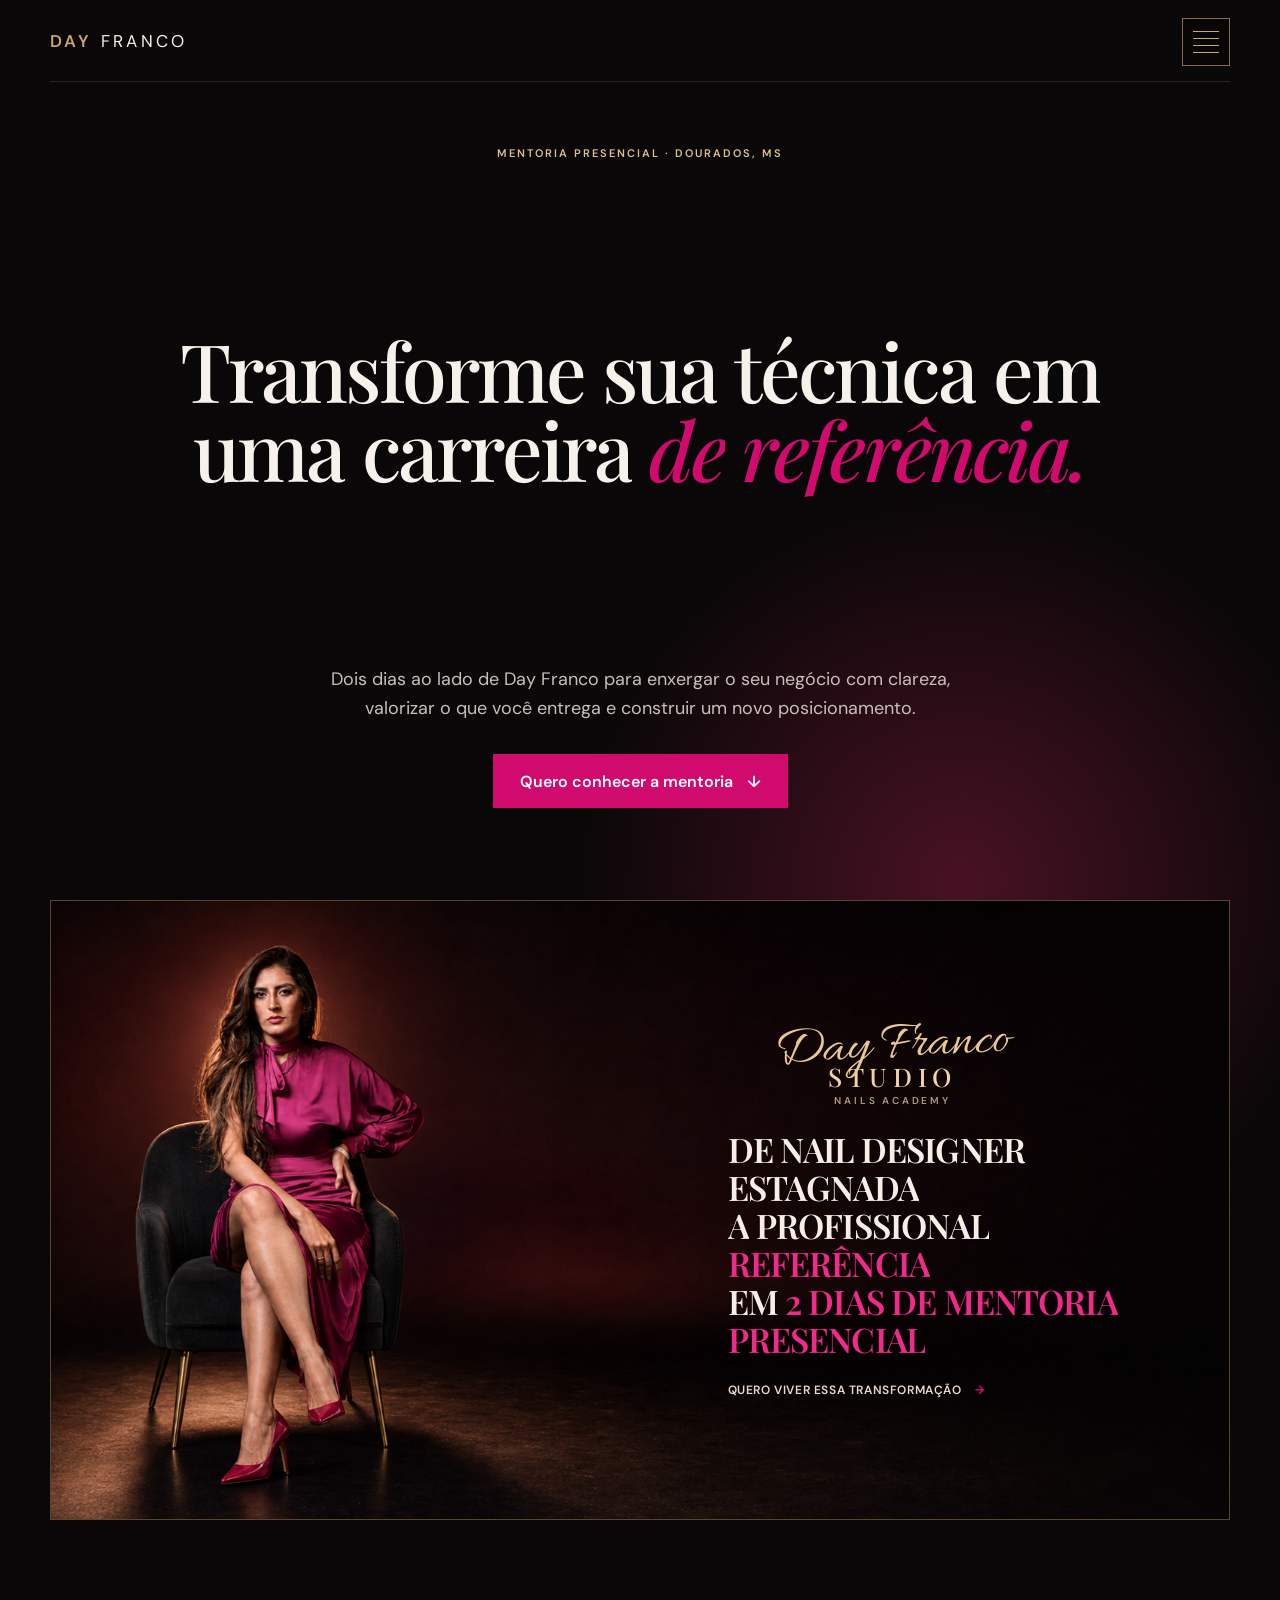
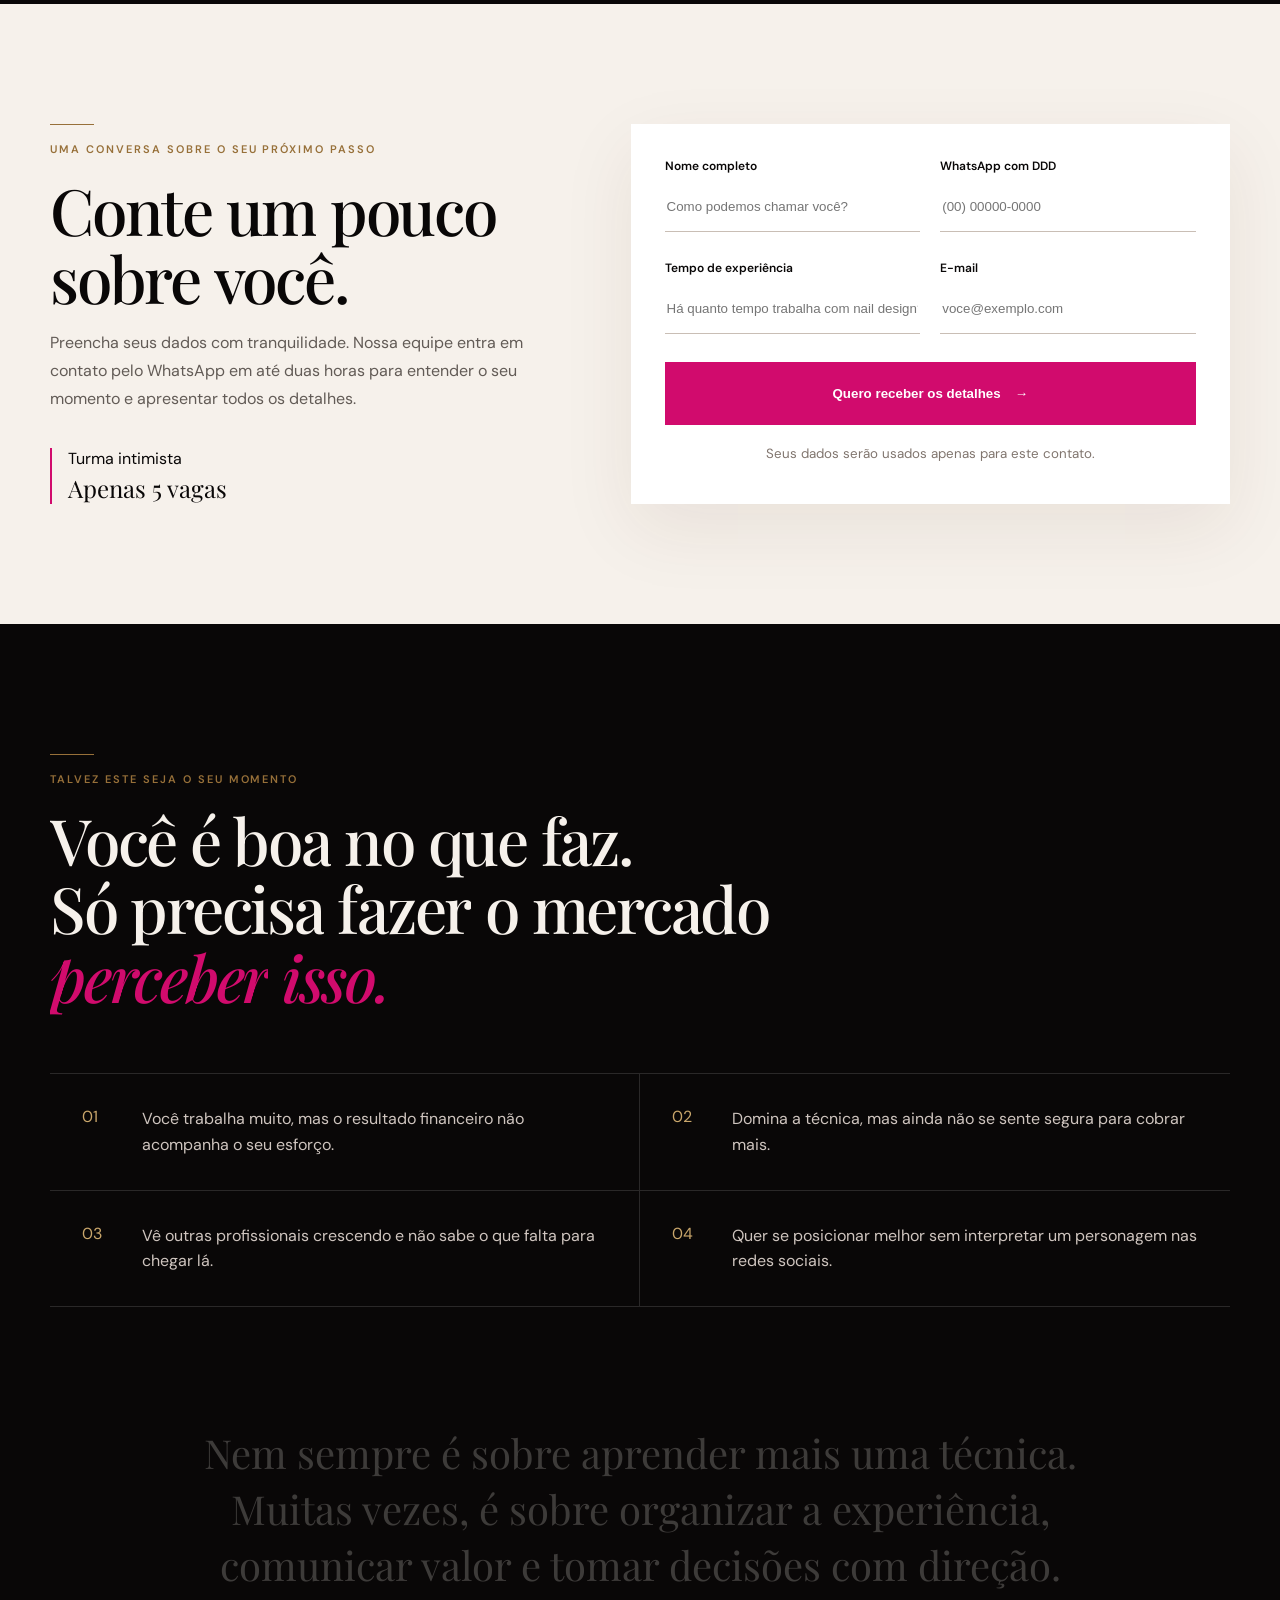
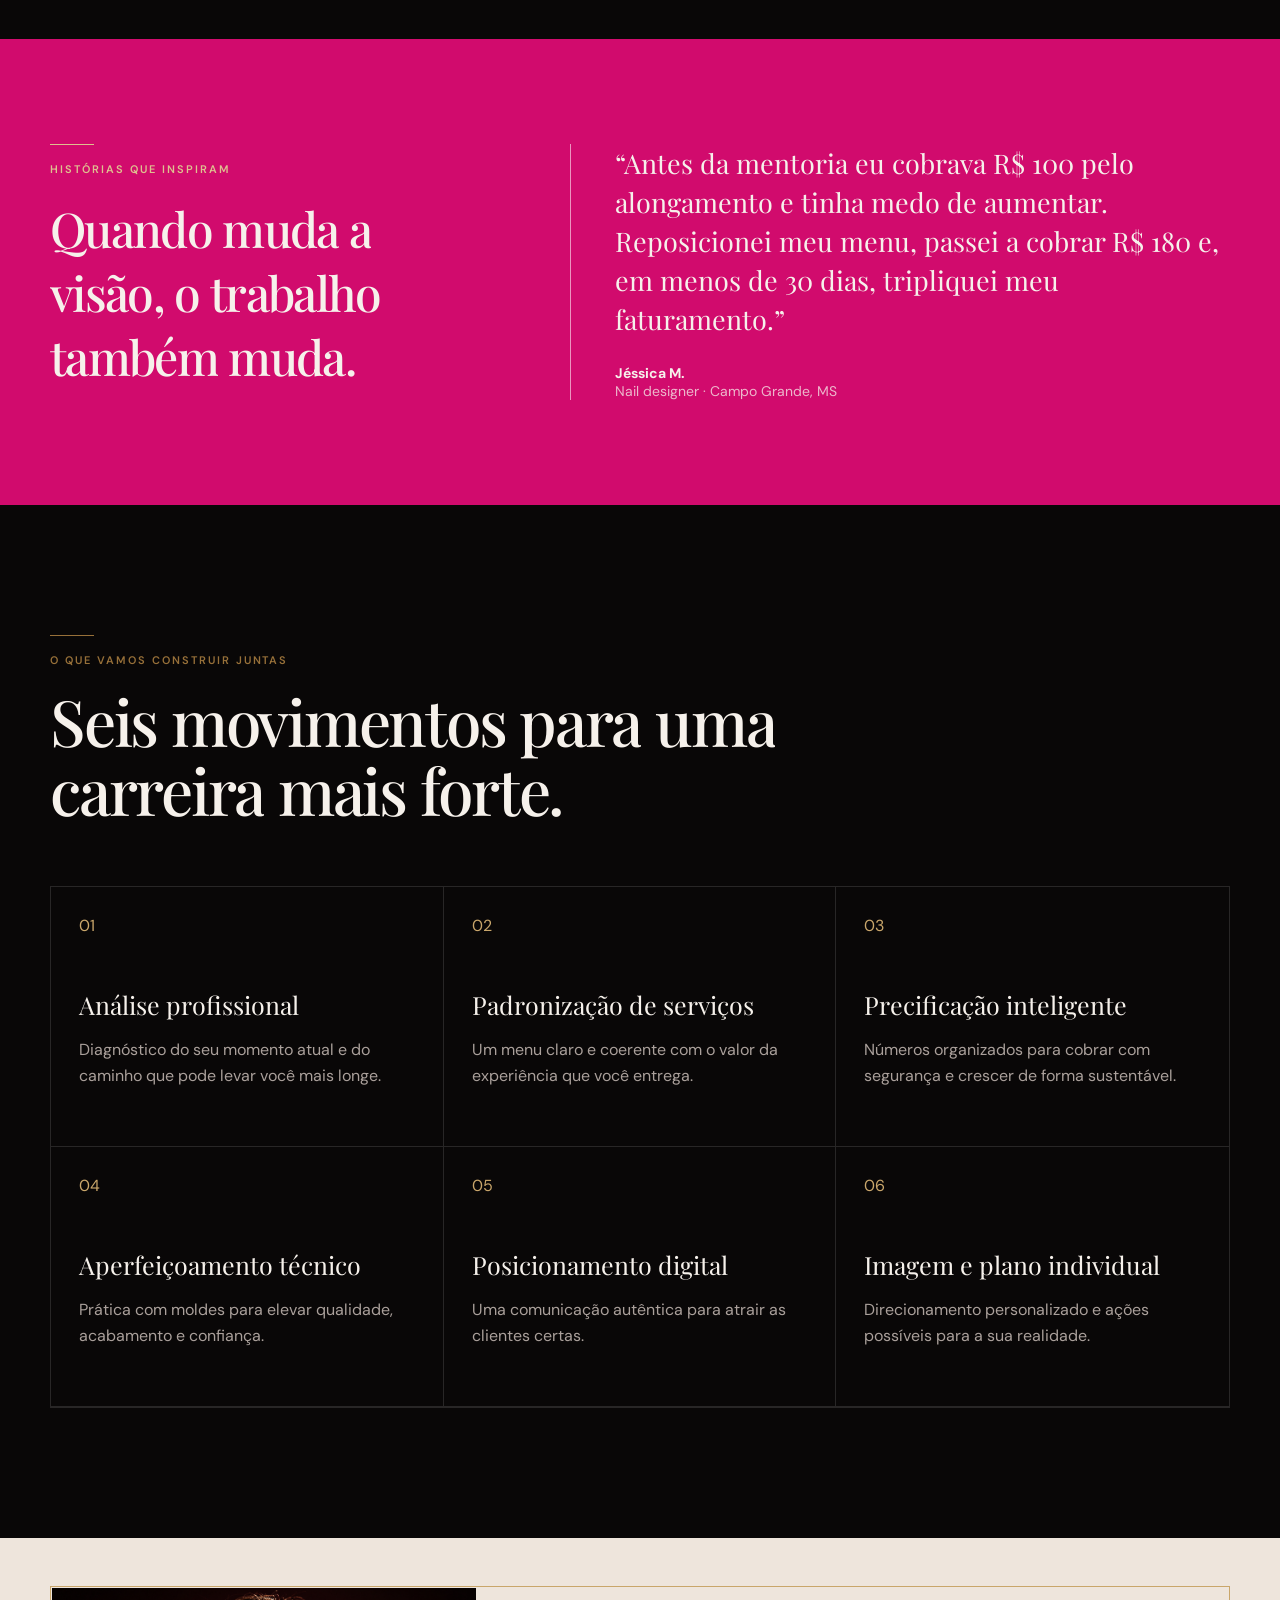
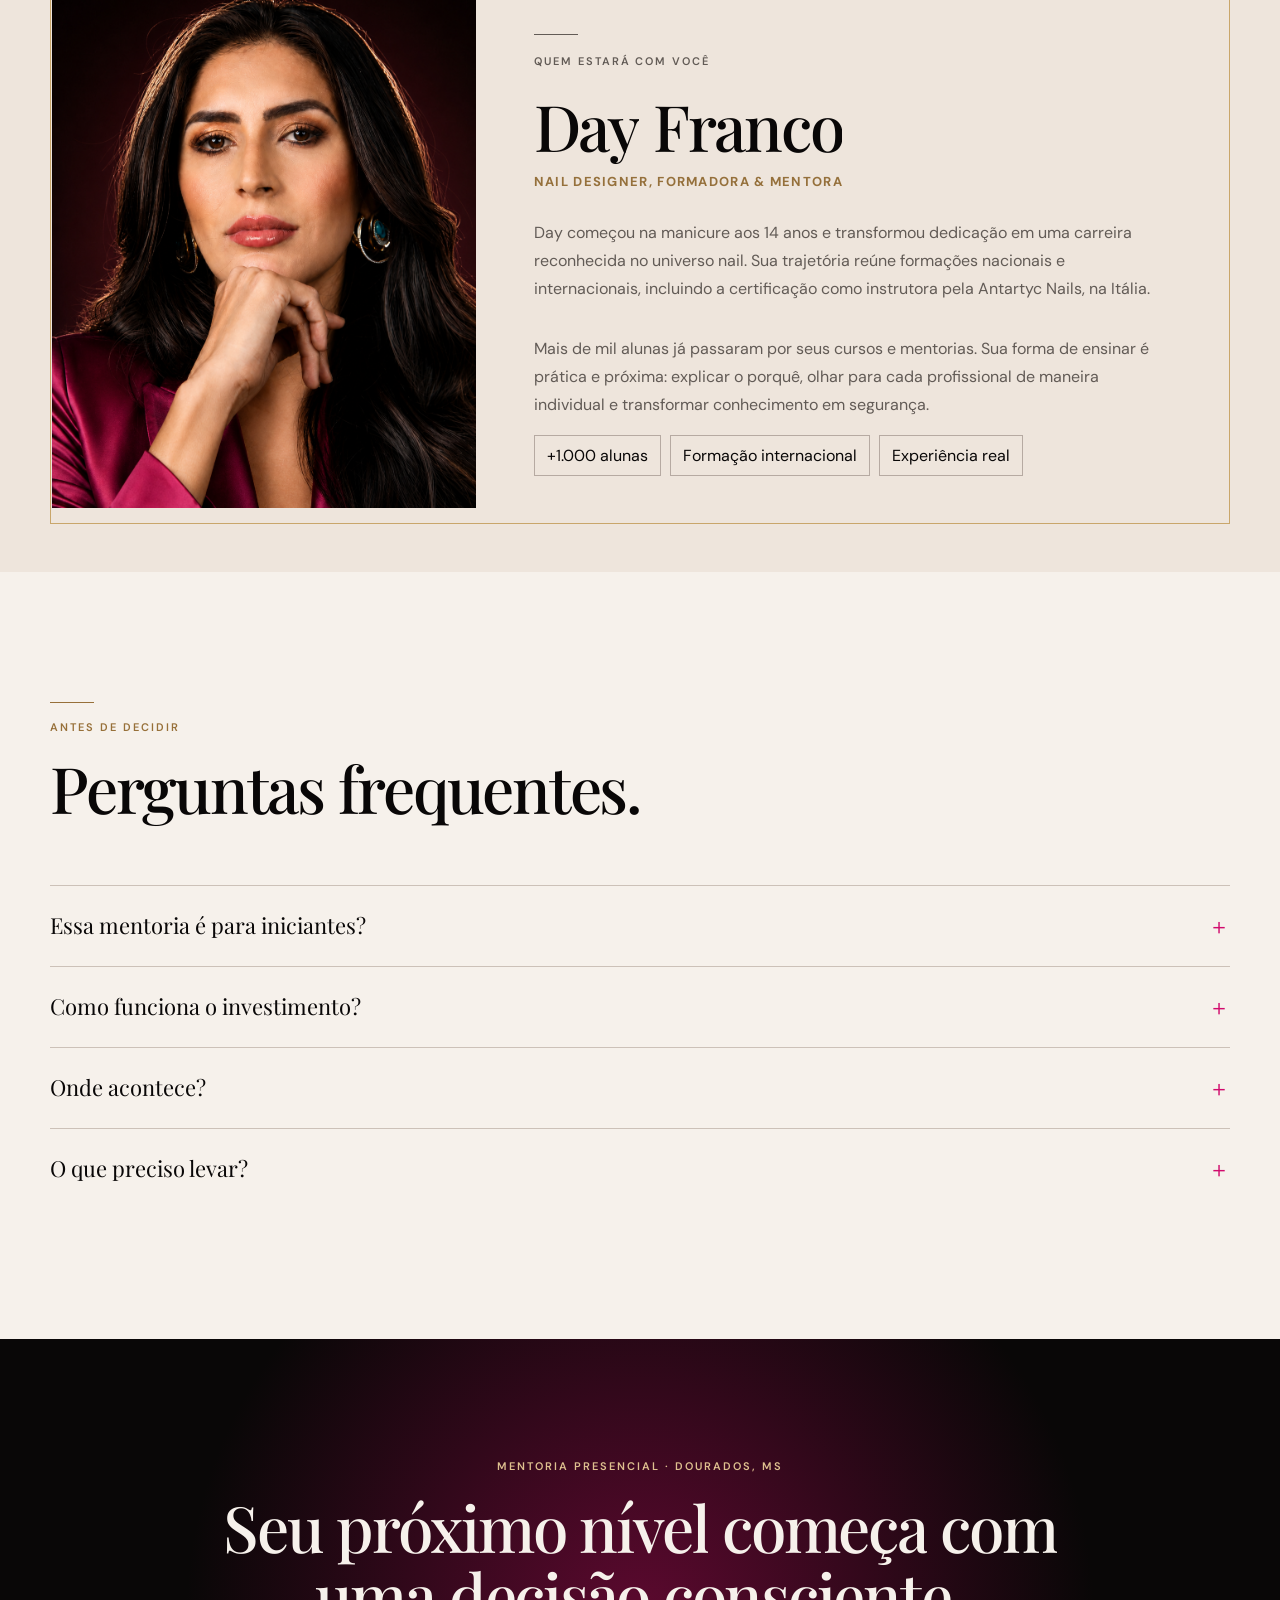
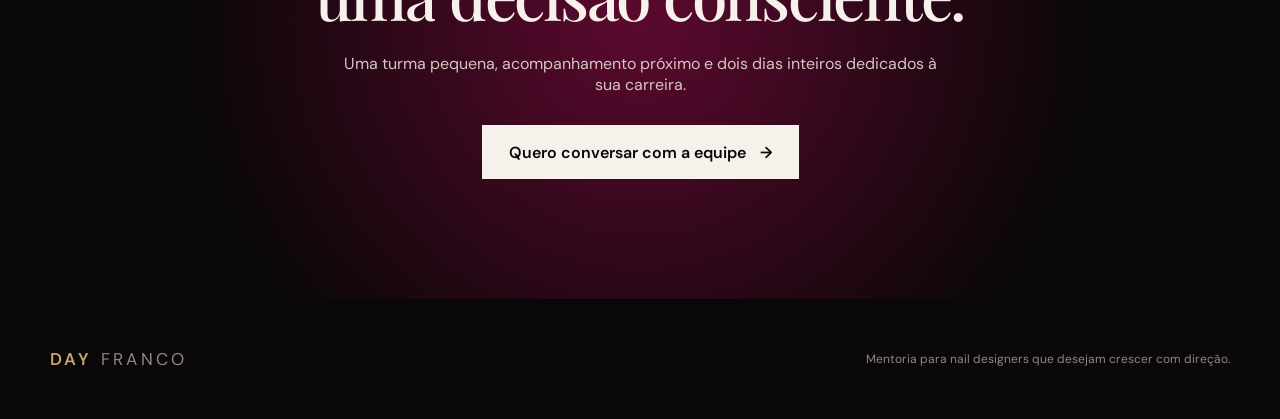
<file: dayfranco/index.html>
<!doctype html><html lang="pt-BR"><head><meta charset="utf-8"><meta name="viewport" content="width=device-width,initial-scale=1"><title>Mentoria Day Franco | Nail Designer de Referência</title><meta name="description" content="Mentoria presencial para nail designers que desejam transformar técnica em posicionamento, valor e crescimento."><link rel="preload" as="image" href="/dayfranco/hero-day-franco-face-locked-v1.png"><link rel="stylesheet" href="/dayfranco/styles.css"><link rel="stylesheet" href="/dayfranco/mentor-frame.css"><link rel="stylesheet" href="/dayfranco/menu.css"><link rel="stylesheet" href="/dayfranco/campaign-hero.css"><link rel="stylesheet" href="/dayfranco/motion.css?v=6"><script defer src="/dayfranco/campaign-hero.js"></script><script defer src="/dayfranco/menu.js"></script><script defer src="/dayfranco/motion.js?v=4"></script></head><body><main>
<section class="hero" id="inicio"><nav class="nav shell"><a class="brand" href="#inicio"><span>DAY</span> FRANCO</a><a href="#mentoria">A mentoria</a></nav><div class="heroCopy shell"><p class="eyebrow">Mentoria presencial · Dourados, MS</p><h1>Transforme sua técnica em uma carreira <em>de referência.</em></h1><p class="lead">Dois dias ao lado de Day Franco para enxergar o seu negócio com clareza, valorizar o que você entrega e construir um novo posicionamento.</p><a class="button" href="#inscricao">Quero conhecer a mentoria <span>↓</span></a></div><figure class="heroPhoto shell"><img src="/dayfranco/hero-day-franco-face-locked-v1.png" alt="Day Franco sentada em uma poltrona, com vestido fúcsia e pernas cruzadas"><figcaption><strong>Day Franco</strong><span>Nail Designer · Formadora · Mentora</span></figcaption></figure></section>
<section class="application" id="inscricao"><div class="shell applicationGrid"><div><p class="eyebrow left gold">Uma conversa sobre o seu próximo passo</p><h2>Conte um pouco sobre você.</h2><p>Preencha seus dados com tranquilidade. Nossa equipe entra em contato pelo WhatsApp em até duas horas para entender o seu momento e apresentar todos os detalhes.</p><aside><span>Turma intimista</span><strong>Apenas 5 vagas</strong></aside></div><form><label>Nome completo<input name="nome" placeholder="Como podemos chamar você?"></label><label>WhatsApp com DDD<input name="telefone" placeholder="(00) 00000-0000"></label><label>Tempo de experiência<input name="experiencia" placeholder="Há quanto tempo trabalha com nail design?"></label><label>E-mail<input type="email" name="email" placeholder="voce@exemplo.com"></label><button class="button" type="button">Quero receber os detalhes <span>→</span></button><small>Seus dados serão usados apenas para este contato.</small></form></div></section>
<section class="recognition shell" id="mentoria"><header class="sectionTitle"><p class="eyebrow left gold">Talvez este seja o seu momento</p><h2>Você é boa no que faz.<br>Só precisa fazer o mercado <em>perceber isso.</em></h2></header><div class="signs"><article><span>01</span><p>Você trabalha muito, mas o resultado financeiro não acompanha o seu esforço.</p></article><article><span>02</span><p>Domina a técnica, mas ainda não se sente segura para cobrar mais.</p></article><article><span>03</span><p>Vê outras profissionais crescendo e não sabe o que falta para chegar lá.</p></article><article><span>04</span><p>Quer se posicionar melhor sem interpretar um personagem nas redes sociais.</p></article></div><p class="statement">Nem sempre é sobre aprender mais uma técnica. Muitas vezes, é sobre organizar a experiência, comunicar valor e tomar decisões com direção.</p></section>
<section class="testimonial"><div class="shell quoteGrid"><header><p class="eyebrow left">Histórias que inspiram</p><h2>Quando muda a visão, o trabalho também muda.</h2></header><blockquote>“Antes da mentoria eu cobrava R$ 100 pelo alongamento e tinha medo de aumentar. Reposicionei meu menu, passei a cobrar R$ 180 e, em menos de 30 dias, tripliquei meu faturamento.”<footer><strong>Jéssica M.</strong><span>Nail designer · Campo Grande, MS</span></footer></blockquote></div></section>
<section class="program shell"><header class="sectionTitle"><p class="eyebrow left gold">O que vamos construir juntas</p><h2>Seis movimentos para uma carreira mais forte.</h2></header><div class="modules"><article><span>01</span><h3>Análise profissional</h3><p>Diagnóstico do seu momento atual e do caminho que pode levar você mais longe.</p></article><article><span>02</span><h3>Padronização de serviços</h3><p>Um menu claro e coerente com o valor da experiência que você entrega.</p></article><article><span>03</span><h3>Precificação inteligente</h3><p>Números organizados para cobrar com segurança e crescer de forma sustentável.</p></article><article><span>04</span><h3>Aperfeiçoamento técnico</h3><p>Prática com moldes para elevar qualidade, acabamento e confiança.</p></article><article><span>05</span><h3>Posicionamento digital</h3><p>Uma comunicação autêntica para atrair as clientes certas.</p></article><article><span>06</span><h3>Imagem e plano individual</h3><p>Direcionamento personalizado e ações possíveis para a sua realidade.</p></article></div></section>
<section class="mentor"><div class="shell mentorGrid"><div class="mentorPhoto"><img src="/dayfranco/DayFranco.png" alt="Retrato de Day Franco"></div><div><p class="eyebrow left gold">Quem estará com você</p><h2>Day Franco</h2><h3>Nail Designer, Formadora &amp; Mentora</h3><p>Day começou na manicure aos 14 anos e transformou dedicação em uma carreira reconhecida no universo nail. Sua trajetória reúne formações nacionais e internacionais, incluindo a certificação como instrutora pela Antartyc Nails, na Itália.</p><p>Mais de mil alunas já passaram por seus cursos e mentorias. Sua forma de ensinar é prática e próxima: explicar o porquê, olhar para cada profissional de maneira individual e transformar conhecimento em segurança.</p><div class="badges"><span>+1.000 alunas</span><span>Formação internacional</span><span>Experiência real</span></div></div></div></section>
<section class="faq shell"><header class="sectionTitle"><p class="eyebrow left gold">Antes de decidir</p><h2>Perguntas frequentes.</h2></header><details><summary>Essa mentoria é para iniciantes?<span>＋</span></summary><p>Foi criada para nail designers que já atuam há pelo menos um ano e desejam evoluir em posicionamento, valor percebido e crescimento.</p></details><details><summary>Como funciona o investimento?<span>＋</span></summary><p>O investimento é de R$ 2.500, com possibilidade de parcelamento em até 6 vezes. Nossa equipe apresenta as opções pelo WhatsApp.</p></details><details><summary>Onde acontece?<span>＋</span></summary><p>A mentoria é 100% presencial, em Dourados, Mato Grosso do Sul. O endereço completo é enviado após a confirmação.</p></details><details><summary>O que preciso levar?<span>＋</span></summary><p>Seu kit de trabalho e disposição para aprender. Os materiais de demonstração e o conteúdo ficam por conta da Day.</p></details></section>
<section class="finalCta"><div class="shell"><p class="eyebrow">Mentoria presencial · Dourados, MS</p><h2>Seu próximo nível começa com uma decisão consciente.</h2><p>Uma turma pequena, acompanhamento próximo e dois dias inteiros dedicados à sua carreira.</p><a class="button light" href="#inscricao">Quero conversar com a equipe <span>→</span></a></div></section><footer class="footer shell"><a class="brand" href="#inicio"><span>DAY</span> FRANCO</a><p>Mentoria para nail designers que desejam crescer com direção.</p></footer>
</main></body></html>
</file>
<file: dayfranco/styles.css>
@import url('https://fonts.googleapis.com/css2?family=DM+Sans:wght@300;400;500;600&family=Playfair+Display:ital,wght@0,500;0,600;1,500&display=swap');
:root{--ink:#090707;--paper:#f6f1eb;--cream:#eee5dc;--gold:#c9a66b;--pink:#d10b6d}*{box-sizing:border-box}html{scroll-behavior:smooth}body{margin:0;background:var(--ink);color:var(--paper);font-family:'DM Sans',sans-serif}a{color:inherit;text-decoration:none}.shell{width:min(1180px,calc(100% - 48px));margin:auto}.nav{height:82px;display:flex;align-items:center;justify-content:space-between;border-bottom:1px solid #ffffff1c;font-size:13px}.brand{font-size:17px;letter-spacing:.19em}.brand span{color:var(--gold);font-weight:600}.hero{min-height:100vh;background:radial-gradient(circle at 75% 55%,#481124,transparent 30%),var(--ink);overflow:hidden}.heroCopy{padding:80px 0 48px;text-align:center}.eyebrow{margin:0 0 20px;color:#dec08f;text-align:center;font-size:11px;font-weight:600;letter-spacing:.18em;text-transform:uppercase}.left{text-align:left}.gold{color:#977039}h1,h2{font-family:'Playfair Display',serif;font-weight:500;letter-spacing:-.035em;margin:0}h1{font-size:clamp(48px,6.3vw,86px);line-height:.98;max-width:1000px;margin:auto}h1 em,h2 em{color:var(--pink)}.lead{max-width:680px;margin:26px auto 30px;color:#c9c0bb;font-size:18px;line-height:1.65}.button{display:inline-flex;align-items:center;justify-content:center;gap:14px;min-height:54px;padding:0 27px;border:0;background:var(--pink);color:#fff;font-weight:600;cursor:pointer}.heroPhoto{height:min(64vw,740px);max-height:calc(100vh - 100px);min-height:520px;position:relative;overflow:hidden;border:1px solid #c9a66b66}.heroPhoto:after{content:'';position:absolute;inset:0;background:linear-gradient(transparent 65%,#090707d9)}.heroPhoto img{width:100%;height:100%;object-fit:cover;object-position:center 25%}.heroPhoto figcaption{position:absolute;z-index:1;left:34px;bottom:28px;display:flex;flex-direction:column}.heroPhoto strong{font-family:'Playfair Display';font-size:26px}.heroPhoto span{color:#d3c9c3;font-size:13px;margin-top:4px}.application{padding:120px 0;background:var(--paper);color:var(--ink)}.applicationGrid{display:grid;grid-template-columns:.9fr 1.1fr;gap:90px}.application h2,.sectionTitle h2,.mentor h2,.finalCta h2{font-size:clamp(40px,5vw,68px);line-height:1.07}.applicationGrid>div>p:not(.eyebrow),.mentorGrid>div>p{color:#625b56;line-height:1.75}.application aside{margin-top:35px;border-left:2px solid var(--pink);padding-left:16px;display:flex;flex-direction:column}.application aside strong{font:24px 'Playfair Display';margin-top:3px}.application form{background:#fff;padding:34px;display:grid;grid-template-columns:1fr 1fr;gap:20px;box-shadow:0 25px 70px #4b2c1514}.application label{font-size:12px;font-weight:600;display:flex;flex-direction:column;gap:8px}.application input{height:50px;border:0;border-bottom:1px solid #c9beb5;outline:0}.application form .button,.application form small{grid-column:1/-1}.application form small{text-align:center;color:#80756e}.recognition,.program,.faq{padding:130px 0}.sectionTitle{max-width:900px;margin-bottom:62px}.signs{display:grid;grid-template-columns:1fr 1fr;border-top:1px solid #ffffff22}.signs article{display:grid;grid-template-columns:45px 1fr;gap:15px;padding:32px;border-bottom:1px solid #ffffff22}.signs article:nth-child(odd){border-right:1px solid #ffffff22}.signs span{color:var(--gold)}.signs p{margin:0;color:#cfc5bf;line-height:1.6}.statement{max-width:920px;margin:75px auto 0;text-align:center;font:clamp(24px,3.4vw,40px)/1.4 'Playfair Display'}.testimonial{padding:105px 0;background:var(--pink)}.quoteGrid{display:grid;grid-template-columns:.8fr 1.2fr;gap:80px}.quoteGrid h2{font-size:48px}.quoteGrid blockquote{margin:0;padding-left:45px;border-left:1px solid #ffffff60;font:27px/1.45 'Playfair Display'}.quoteGrid footer{display:flex;flex-direction:column;margin-top:25px;font:14px 'DM Sans'}.quoteGrid footer span{opacity:.75}.modules{display:grid;grid-template-columns:repeat(3,1fr);border:1px solid #ffffff20}.modules article{min-height:260px;padding:28px;border-right:1px solid #ffffff20;border-bottom:1px solid #ffffff20}.modules article:nth-child(3n){border-right:0}.modules span{color:var(--gold)}.modules h3{margin:52px 0 12px;font:25px 'Playfair Display'}.modules p{color:#aaa09b;line-height:1.6}.mentor{padding:120px 0;background:var(--cream);color:var(--ink)}.mentorGrid{display:grid;grid-template-columns:.8fr 1.2fr;gap:90px;align-items:center}.mentorPhoto{height:680px;overflow:hidden}.mentorPhoto img{width:100%;height:100%;object-fit:cover;object-position:center 25%}.mentor h3{color:#95703b;text-transform:uppercase;font-size:13px;letter-spacing:.1em}.badges{display:flex;flex-wrap:wrap;gap:9px}.badges span{padding:9px 12px;border:1px solid #b6aaa2}.faq{background:var(--paper);color:var(--ink);max-width:none;width:100%;padding-left:max(24px,calc((100% - 1180px)/2));padding-right:max(24px,calc((100% - 1180px)/2))}.faq details{border-top:1px solid #ccc1b8}.faq summary{padding:24px 0;display:flex;justify-content:space-between;cursor:pointer;list-style:none;font:22px 'Playfair Display'}.faq details p{max-width:750px;color:#625b56;line-height:1.7}.finalCta{padding:120px 0;text-align:center;background:radial-gradient(circle,#5c092f 0,transparent 65%)}.finalCta h2{max-width:850px;margin:auto}.finalCta>div>p:not(.eyebrow){max-width:620px;margin:24px auto 30px;color:#d2c7c1}.light{background:var(--paper);color:var(--ink)}.footer{min-height:120px;display:flex;align-items:center;justify-content:space-between;color:#918782;font-size:12px}
@media(max-width:800px){.shell{width:calc(100% - 30px)}.nav{height:66px}.heroCopy{padding:62px 0 36px}.lead{font-size:16px}.heroPhoto{height:62vh;min-height:430px;max-height:620px}.heroPhoto img{object-position:50% 22%}.application,.recognition,.program,.mentor,.faq{padding:82px 0}.applicationGrid,.quoteGrid,.mentorGrid{grid-template-columns:1fr;gap:48px}.application form{grid-template-columns:1fr;padding:23px}.signs{grid-template-columns:1fr}.signs article:nth-child(odd){border-right:0}.modules{grid-template-columns:1fr}.modules article{border-right:0;min-height:220px}.testimonial{padding:78px 0}.quoteGrid blockquote{padding-left:24px}.mentorPhoto{height:560px}.footer{padding:35px 0;gap:18px;flex-direction:column;text-align:center}}
</file>
<file: dayfranco/mentor-frame.css>
.mentor {
  padding: 48px 0;
}

.mentorGrid {
  grid-template-columns: .72fr 1.28fr;
  gap: 0;
  align-items: stretch;
  border: 1px solid var(--gold);
  padding: 1px 0 1px 1px;
}

.mentorGrid > div:last-child {
  display: flex;
  flex-direction: column;
  justify-content: center;
  padding: 46px 58px;
}

.mentorPhoto {
  height: min(520px, calc(100vh - 120px));
  min-height: 460px;
}

@media (max-width: 800px) {
  .mentor {
    padding: 70px 0;
  }

  .mentorGrid {
    grid-template-columns: 1fr;
    gap: 0;
  }

  .mentorGrid > div:last-child {
    padding: 42px 24px;
  }

  .mentorPhoto {
    height: 480px;
    min-height: 0;
  }
}
</file>
<file: dayfranco/menu.css>
.nav > a:last-child {
  display: none;
}

.dayMenuButton {
  position: fixed;
  top: 18px;
  right: max(24px, calc((100vw - 1180px) / 2));
  z-index: 1002;
  width: 48px;
  height: 48px;
  padding: 12px 10px;
  display: flex;
  flex-direction: column;
  justify-content: space-between;
  border: 1px solid rgba(201, 166, 107, .65);
  background: rgba(9, 7, 7, .84);
  backdrop-filter: blur(14px);
  cursor: pointer;
}

.dayMenuButton span {
  display: block;
  width: 100%;
  height: 1px;
  background: var(--gold);
  transition: transform .35s ease, opacity .25s ease, width .35s ease;
}

.dayMenuButton[aria-expanded="true"] span:nth-child(1) { transform: translateY(11px) rotate(45deg); }
.dayMenuButton[aria-expanded="true"] span:nth-child(2),
.dayMenuButton[aria-expanded="true"] span:nth-child(3) { opacity: 0; }
.dayMenuButton[aria-expanded="true"] span:nth-child(4) { transform: translateY(-11px) rotate(-45deg); }

.dayMenu {
  position: fixed;
  inset: 0;
  z-index: 1001;
  display: grid;
  grid-template-columns: minmax(280px, .8fr) 1.2fr;
  background: rgba(9, 7, 7, .97);
  color: var(--paper);
  opacity: 0;
  visibility: hidden;
  pointer-events: none;
  transition: opacity .35s ease, visibility .35s ease;
}

.dayMenu.open {
  opacity: 1;
  visibility: visible;
  pointer-events: auto;
}

.dayMenuIntro {
  padding: clamp(90px, 12vh, 150px) 8vw;
  border-right: 1px solid rgba(201, 166, 107, .25);
  display: flex;
  flex-direction: column;
  justify-content: center;
  background: radial-gradient(circle at 30% 70%, rgba(209, 11, 109, .2), transparent 55%);
}

.dayMenuIntro small {
  color: var(--gold);
  letter-spacing: .18em;
  text-transform: uppercase;
}

.dayMenuIntro strong {
  margin-top: 18px;
  font: clamp(36px, 5vw, 70px)/1 'Playfair Display', serif;
  font-weight: 500;
}

.dayMenuLinks {
  margin: 0;
  padding: clamp(92px, 13vh, 150px) 8vw;
  list-style: none;
  display: flex;
  flex-direction: column;
  justify-content: center;
}

.dayMenuLinks a {
  display: grid;
  grid-template-columns: 42px 1fr auto;
  align-items: center;
  gap: 18px;
  padding: 14px 0;
  border-bottom: 1px solid rgba(255, 255, 255, .1);
  color: rgba(246, 241, 235, .7);
  font: clamp(22px, 3vw, 38px) 'Playfair Display', serif;
  transition: color .2s ease, padding-left .2s ease;
}

.dayMenuLinks a:hover,
.dayMenuLinks a:focus-visible { color: white; padding-left: 8px; outline: none; }
.dayMenuLinks small { color: var(--gold); font: 11px 'DM Sans', sans-serif; }
.dayMenuLinks i { color: var(--pink); font: 20px 'DM Sans', sans-serif; }

body.menuOpen { overflow: hidden; }
.hero, .campaignHero, .application, .recognition, .testimonial, .program, .mentor, .faq, .finalCta { scroll-margin-top: 0; }
.recognition .statement { scroll-margin-top: 36px; }

@media (max-height: 760px) and (min-width: 801px) {
  .dayMenuIntro {
    padding: 62px 8vw 28px;
  }

  .dayMenuIntro strong {
    font-size: clamp(38px, 4vw, 54px);
  }

  .dayMenuLinks {
    padding: 64px 8vw 24px;
    justify-content: center;
  }

  .dayMenuLinks a {
    padding: 7px 0;
    font-size: clamp(21px, 2.25vw, 30px);
    line-height: 1.05;
  }
}

@media (max-width: 800px) {
  .dayMenuButton { top: 10px; right: 15px; width: 46px; height: 46px; }
  .dayMenu { grid-template-columns: 1fr; overflow-y: auto; }
  .dayMenuIntro { display: none; }
  .dayMenuLinks { padding: 88px 28px 40px; justify-content: flex-start; }
  .dayMenuLinks a { grid-template-columns: 30px 1fr auto; padding: 15px 0; font-size: 26px; }
}

@media (prefers-reduced-motion: reduce) {
  html { scroll-behavior: auto; }
  .dayMenu, .dayMenuButton span, .dayMenuLinks a { transition: none; }
}
</file>
<file: dayfranco/campaign-hero.css>
@import url('https://fonts.googleapis.com/css2?family=Allura&display=swap');

.heroCopy {
  min-height: calc(100svh - 82px);
  padding: 64px 0 92px;
  display: flex;
  flex-direction: column;
  align-items: center;
  justify-content: center;
}

.campaignHero {
  height: min(56vw, calc(100svh - 112px), 620px);
  max-height: none;
  min-height: 500px;
  margin-bottom: 84px;
  background: #0a0506;
}

.campaignHero::after {
  background: linear-gradient(90deg, transparent 0 42%, rgba(9, 7, 7, .05) 55%, rgba(9, 7, 7, .34) 100%);
}

.campaignHero img {
  object-fit: cover;
  object-position: center center;
}

.recognition {
  padding-bottom: 46px;
}

.recognition .statement {
  margin-top: 118px;
}

.campaignHero figcaption {
  inset: 0 0 0 52%;
  padding: clamp(36px, 5vw, 72px);
  display: flex;
  flex-direction: column;
  align-items: flex-start;
  justify-content: center;
  color: var(--paper);
}

.campaignLogo {
  width: min(330px, 100%);
  margin-bottom: 24px;
  display: flex;
  flex-direction: column;
  align-items: center;
  color: #e7bf83;
  line-height: 1;
}

.campaignLogo span {
  margin: 0 0 -8px;
  color: #e9c791;
  font: clamp(42px, 4.3vw, 66px)/.9 'Allura', cursive;
  transform: rotate(-3deg);
}

.campaignLogo strong {
  color: #f0d3a6;
  font: 500 clamp(20px, 2vw, 30px)/1 'Playfair Display', serif;
  letter-spacing: .22em;
}

.campaignLogo small {
  margin-top: 7px;
  color: rgba(238, 210, 166, .72);
  font: 600 10px/1 'DM Sans', sans-serif;
  letter-spacing: .28em;
}

.campaignHero figcaption p {
  margin: 0;
  max-width: 520px;
  color: #f7eee7;
  font: 600 clamp(23px, 2.65vw, 37px)/1.12 'Playfair Display', serif;
  letter-spacing: -.025em;
  text-transform: uppercase;
}

.campaignHero figcaption p em {
  color: #ef2a8a;
  font-style: normal;
}

.campaignHero figcaption > a {
  margin-top: 24px;
  padding-bottom: 8px;
  border-bottom: 1px solid var(--gold);
  color: #ead9cb;
  font-size: 12px;
  font-weight: 600;
  letter-spacing: .05em;
  text-transform: uppercase;
}

.campaignHero figcaption > a b { color: var(--pink); margin-left: 10px; }

@media (min-width: 801px) and (max-height: 760px) {
  .program {
    min-height: 100svh;
    padding-top: 44px;
    padding-bottom: 32px;
  }

  .program .sectionTitle {
    margin-bottom: 24px;
  }

  .program .sectionTitle .eyebrow {
    margin-bottom: 12px;
  }

  .program .sectionTitle h2 {
    font-size: clamp(40px, 4vw, 54px);
    line-height: 1;
  }

  .program .modules article {
    min-height: 190px;
    padding: 24px;
  }

  .program .modules h3 {
    margin: 30px 0 8px;
    font-size: 21px;
  }

  .program .modules p {
    margin: 0;
    font-size: 14px;
    line-height: 1.45;
  }

  .faq {
    min-height: 100svh;
    padding-top: 52px;
    padding-bottom: 40px;
  }

  .faq .sectionTitle {
    margin-bottom: 34px;
  }

  .faq .sectionTitle .eyebrow {
    margin-bottom: 12px;
  }

  .faq summary {
    padding: 18px 0;
  }
}

@media (max-width: 800px) {
  .heroCopy {
    min-height: calc(100svh - 66px);
    padding: 52px 0 74px;
  }

  .campaignHero {
    height: auto;
    min-height: 760px;
    margin-bottom: 52px;
    display: flex;
    flex-direction: column;
  }

  .campaignHero::after {
    background: linear-gradient(180deg, transparent 0 48%, rgba(9, 7, 7, .2) 58%, #090707 75%);
  }

  .campaignHero img {
    height: 500px;
    flex: 0 0 500px;
    object-fit: cover;
    object-position: 35% center;
  }

  .campaignHero figcaption {
    position: relative;
    inset: auto;
    z-index: 2;
    padding: 32px 24px 42px;
    align-items: center;
    text-align: center;
    background: #090707;
  }

  .campaignLogo { margin-bottom: 25px; }
  .campaignLogo span { font-size: 58px; }
  .campaignLogo strong { font-size: 25px; }
  .campaignHero figcaption p { font-size: clamp(24px, 8vw, 34px); }
  .campaignHero figcaption > a { margin-top: 28px; }

  .recognition {
    padding-bottom: 42px;
  }

  .recognition .statement {
    margin-top: 72px;
  }
}
</file>
<file: dayfranco/motion.css>
.mv .heroPhoto .w{font-size:inherit;color:inherit;margin-top:0}
.mv .w{display:inline-block;overflow:hidden;vertical-align:top;padding-bottom:.12em;margin-bottom:-.12em}
.mv .w>i{display:inline-block;font-style:inherit;transform:translateY(105%);transition:transform .9s cubic-bezier(.2,.7,.1,1);transition-delay:calc(var(--n)*55ms)}
.mv .in .w>i,.mv .rvh.in .w>i{transform:none}
.mv .rv{opacity:0;transform:translateY(18px);transition:opacity .7s ease,transform .8s cubic-bezier(.2,.7,.1,1);transition-delay:calc(var(--d,0)*70ms)}
.mv .rv.in{opacity:1;transform:none}
.mv .eyebrow.left{position:relative;padding-top:18px}
.mv .eyebrow.left:before{content:'';position:absolute;top:0;left:0;width:44px;height:1px;background:currentColor;transform:scaleX(0);transform-origin:left;transition:transform .9s cubic-bezier(.2,.7,.1,1)}
.mv .eyebrow.left.in:before{transform:none}
.mv .statement .sw{opacity:.22;transition:opacity .5s ease}
.mv .statement .sw.lit{opacity:1}
.mv .mentorPhoto{position:relative}
.mv .mentorPhoto:after{content:'';position:absolute;inset:0;background:var(--cream);transform-origin:right;transition:transform 1.2s cubic-bezier(.7,0,.2,1)}
.mv .mentorPhoto.in:after{transform:scaleX(0)}
.mv .mentorPhoto img{transform:scale(1.08);transition:transform 1.6s cubic-bezier(.2,.7,.1,1)}
.mv .mentorPhoto.in img{transform:none}
.mv .quoteGrid blockquote{position:relative;border-left:0}
.mv .quoteGrid blockquote:before{content:'';position:absolute;left:0;top:0;bottom:0;width:1px;background:#ffffff90;transform:scaleY(0);transform-origin:top;transition:transform 1.3s .2s cubic-bezier(.2,.7,.1,1)}
.mv .quoteGrid blockquote.in:before{transform:none}
.modules article{position:relative;transition:background .5s ease}
.modules article:before{content:'';position:absolute;left:-1px;top:-1px;right:-1px;height:1px;background:var(--gold);transform:scaleX(0);transform-origin:left;transition:transform .7s cubic-bezier(.2,.7,.1,1)}
.modules article:hover:before{transform:none}
.modules article:hover{background:#ffffff08}
.modules span,.signs article span{display:inline-block;transition:transform .5s cubic-bezier(.2,.7,.1,1)}
.modules article:hover span,.signs article:hover span{transform:translateX(6px)}
.button span{display:inline-block;transition:transform .45s cubic-bezier(.2,.7,.1,1)}
.button:hover span{transform:translateX(5px)}
.campaignHero figcaption>a{border-bottom:0;padding-bottom:0}
.campaignHero figcaption>a b{display:inline-block;transition:transform .45s cubic-bezier(.2,.7,.1,1)}
.campaignHero figcaption>a:hover b{transform:translateX(6px)}
.faq summary span{display:inline-block;color:var(--pink);transition:transform .5s cubic-bezier(.2,.7,.1,1)}
.faq details[open] summary span{transform:rotate(135deg)}
.faq details[open]>p{animation:fqIn .5s cubic-bezier(.2,.7,.1,1)}
@keyframes fqIn{from{opacity:0;transform:translateY(-6px)}to{opacity:1;transform:none}}
.application input{transition:border-color .4s ease,box-shadow .4s ease}
.application input:focus{border-bottom-color:var(--pink);box-shadow:0 1px 0 var(--pink)}
.application aside{position:relative;border-left:0;padding-left:18px}
.application aside:before{content:'';position:absolute;left:0;top:0;bottom:0;width:2px;background:var(--pink);animation:pulseBar 3.2s ease-in-out infinite}
@keyframes pulseBar{0%,100%{opacity:1}50%{opacity:.35}}
.heroPhoto img{will-change:transform}
.dayMenuLinks li{opacity:0;transform:translateY(10px);transition:opacity .25s ease,transform .25s ease}
.dayMenu.open .dayMenuLinks li{opacity:1;transform:none;transition:opacity .4s ease,transform .5s cubic-bezier(.2,.7,.1,1);transition-delay:calc(var(--i)*45ms + 120ms)}
.mv .campaignHero img{scale:1}
.mv .campaignHero.in img{scale:1}
.mv .campaignHero:before{content:'';position:absolute;inset:0;z-index:1;pointer-events:none;background:linear-gradient(105deg,transparent 35%,#e9c79126 50%,transparent 65%);transform:translateX(-110%)}
.mv .campaignHero.in:before{animation:sweep 2.2s .5s cubic-bezier(.4,0,.2,1) 1 forwards}
@keyframes sweep{to{transform:translateX(110%)}}
.mv .campaignLogo{transform:scale(.94) translateY(14px)}
.mv .campaignLogo.in{transform:none}
@media(prefers-reduced-motion:reduce){
.mv .campaignHero img{scale:1!important;transition:none!important}
.mv .campaignHero:before{display:none}
.mv .w>i,.mv .rv,.mv .statement .sw,.mv .mentorPhoto img{transform:none!important;opacity:1!important;transition:none!important}
.mv .mentorPhoto:after,.mv .eyebrow.left:before,.mv .quoteGrid blockquote:before{display:none}
.application aside:before{animation:none}
.dayMenuLinks li,.dayMenu.open .dayMenuLinks li{opacity:1;transform:none;transition:none}
}
</file>
